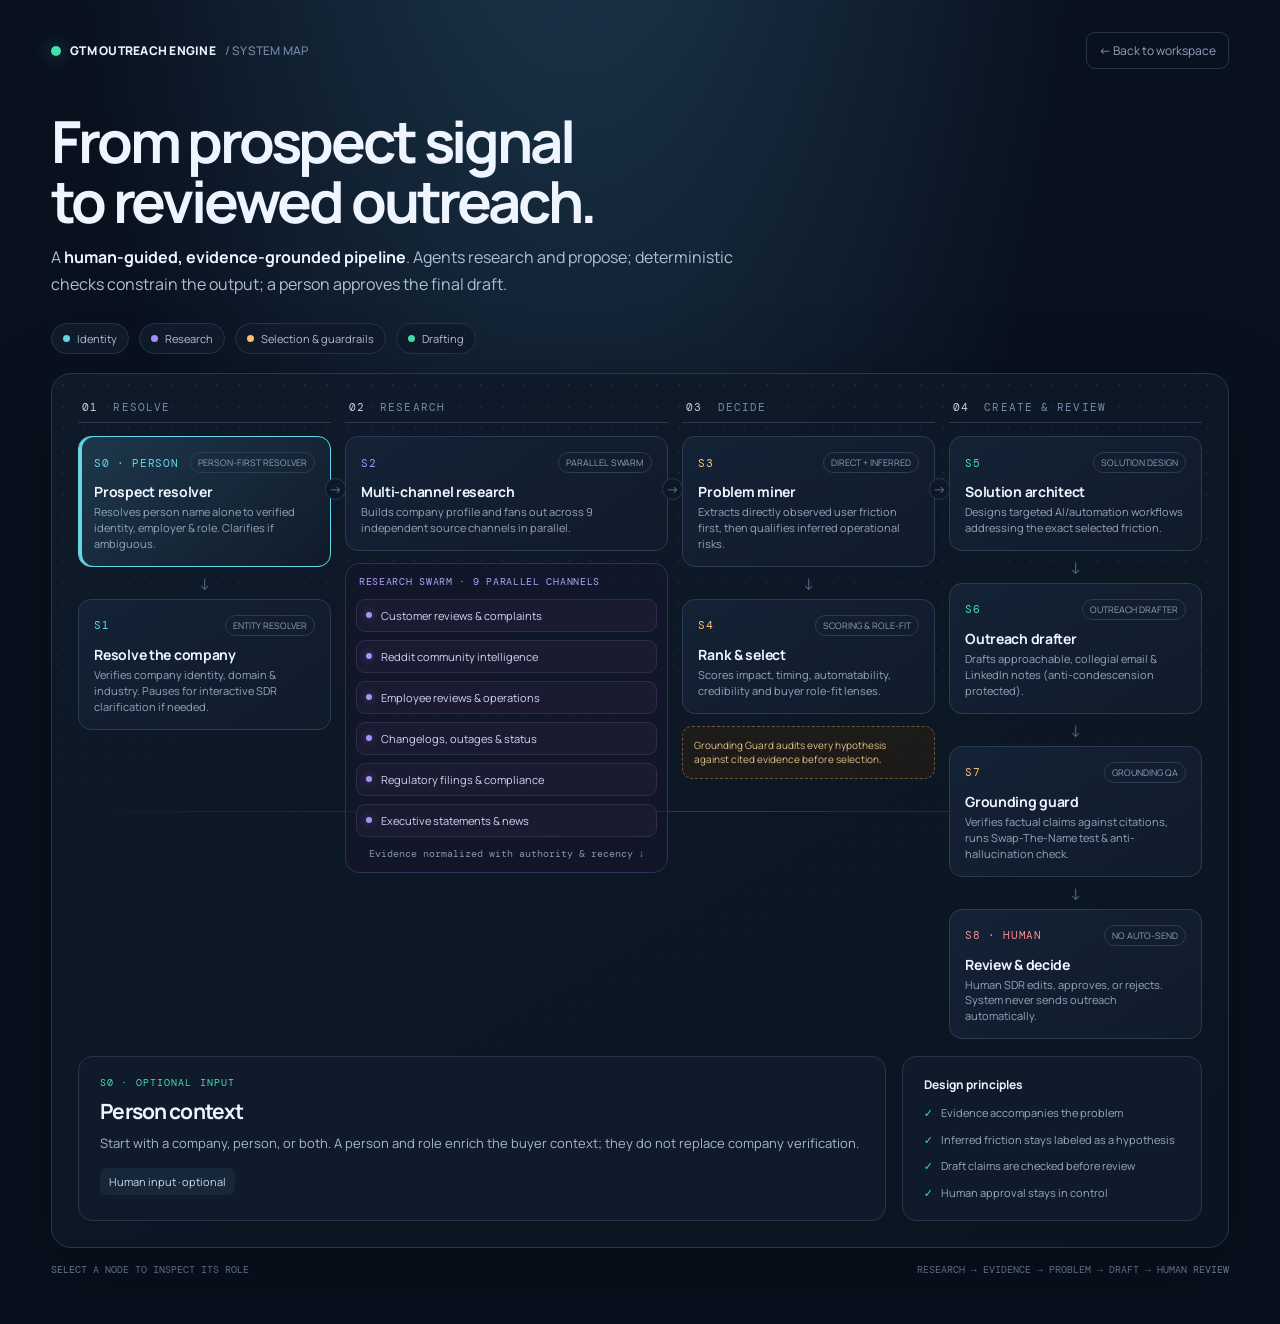
<file: app/web/agent-architecture.html>
<!doctype html>
<html lang="en">
<head>
  <meta charset="utf-8" />
  <meta name="viewport" content="width=device-width, initial-scale=1" />
  <meta name="theme-color" content="#09111f" />
  <title>GTM Outreach Agent System</title>
  <link rel="preconnect" href="https://fonts.googleapis.com" />
  <link rel="preconnect" href="https://fonts.gstatic.com" crossorigin />
  <link href="https://fonts.googleapis.com/css2?family=DM+Mono:wght@400;500&family=Manrope:wght@400;500;600;700;800&display=swap" rel="stylesheet" />
  <style>
    :root{color-scheme:dark;--bg:#09111f;--panel:#101b2b;--line:#25354b;--text:#eef5ff;--muted:#90a4bf;--cyan:#65d7e8;--mint:#44e0ad;--violet:#aa91ff;--amber:#ffc66e;--rose:#ff8794}
    *{box-sizing:border-box}body{margin:0;background:radial-gradient(ellipse at 45% -25%,#1e3b51 0,transparent 52%),var(--bg);color:var(--text);font-family:Manrope,system-ui,sans-serif;min-height:100vh}
    .page{max-width:1440px;margin:auto;padding:32px clamp(18px,4vw,56px) 48px}.top{display:flex;justify-content:space-between;align-items:center;gap:16px;color:var(--muted);font-size:12px;letter-spacing:.12em;text-transform:uppercase}.brand{display:flex;gap:9px;align-items:center;color:var(--text);font-weight:800;letter-spacing:.02em}.brand i{width:10px;height:10px;border-radius:50%;background:var(--mint);box-shadow:0 0 18px #44e0ad88}.top a{color:var(--muted);text-decoration:none;border:1px solid var(--line);padding:9px 12px;border-radius:9px;letter-spacing:0;text-transform:none}.top a:hover{color:var(--text);border-color:var(--cyan)}
    h1{font-size:clamp(32px,5vw,58px);line-height:1.04;letter-spacing:-.055em;margin:42px 0 12px;max-width:850px}.intro{color:#afc0d5;max-width:720px;line-height:1.7;margin:0}.intro b{color:var(--text);font-weight:700}.legend{display:flex;flex-wrap:wrap;gap:10px;margin:25px 0 19px}.legend span{display:inline-flex;align-items:center;gap:7px;background:#101b2b;border:1px solid var(--line);border-radius:999px;padding:7px 11px;color:#b5c4d8;font-size:11px}.dot{width:7px;height:7px;border-radius:50%;background:var(--cyan)}.dot.research{background:var(--violet)}.dot.decision{background:var(--amber)}.dot.output{background:var(--mint)}
    .map-shell{position:relative;overflow:hidden;border:1px solid #25364d;border-radius:20px;background:linear-gradient(150deg,#0f1b2aef,#0b1421f7);box-shadow:0 28px 90px #0005;padding:26px}.map-shell:before{content:"";position:absolute;inset:0;background-image:radial-gradient(#718ba51c 1px,transparent 1px);background-size:22px 22px;pointer-events:none;mask-image:linear-gradient(to bottom,black,transparent 95%)}
    .lane-heads,.flow{display:grid;grid-template-columns:1fr 1.28fr 1fr 1fr;gap:14px;position:relative;z-index:1}.lane-heads{margin-bottom:13px}.lane{color:#748ba8;font:11px 'DM Mono',monospace;letter-spacing:.1em;text-transform:uppercase;padding:0 4px 8px;border-bottom:1px solid #293a50}.lane em{font-style:normal;color:#c5d1df;margin-right:7px}.flow{align-items:stretch}.stack{display:flex;flex-direction:column;gap:12px;min-width:0}.node{position:relative;width:100%;text-align:left;color:var(--text);font:inherit;background:linear-gradient(145deg,#142236,#101b2a);border:1px solid #2a3c53;border-radius:13px;padding:15px 15px 14px;cursor:pointer;transition:transform .18s,border-color .18s,box-shadow .18s;min-height:96px;z-index:2}.node:hover,.node:focus-visible{transform:translateY(-2px);outline:0;border-color:var(--accent);box-shadow:0 10px 28px #0005,0 0 0 1px color-mix(in srgb,var(--accent) 30%,transparent)}.node.selected{border-color:var(--accent);background:linear-gradient(140deg,color-mix(in srgb,var(--accent) 12%,#142236),#101b2a);box-shadow:inset 3px 0 var(--accent)}.node .head{display:flex;justify-content:space-between;gap:8px;align-items:center}.code{font:11px 'DM Mono',monospace;color:var(--accent);letter-spacing:.06em}.status{font-size:9px;color:#8ba1ba;border:1px solid #2c3c51;border-radius:20px;padding:3px 7px;white-space:nowrap}.node strong{display:block;font-size:14px;margin:9px 0 3px;letter-spacing:-.02em}.node small{display:block;color:#92a6bf;font-size:11px;line-height:1.45}.person{--accent:var(--cyan)}.research-node{--accent:var(--violet)}.decision{--accent:var(--amber)}.output{--accent:var(--mint)}.human{--accent:var(--rose)}
    @media(min-width:981px){.stack{position:relative}.stack:not(:last-child):after{content:"→";position:absolute;right:-15px;top:42px;z-index:3;color:#647c98;background:#0d1725;border:1px solid #293b51;border-radius:20px;padding:1px 3px;font-size:13px}}
    .fanout{border:1px solid #332e53;border-radius:14px;padding:10px;display:flex;flex-direction:column;gap:8px;background:#15172b80}.fanout-label{font:10px 'DM Mono',monospace;color:#b2a0ff;text-transform:uppercase;letter-spacing:.07em;padding:1px 3px 3px}.mini{display:flex;align-items:center;gap:9px;border:1px solid #302c4b;border-radius:9px;padding:8px 9px;color:#d7d2f7;font-size:11px;background:#1a1a30}.mini i{width:6px;height:6px;background:var(--violet);border-radius:50%;box-shadow:0 0 9px #aa91ff77}.merge{font:10px 'DM Mono',monospace;color:#8295ae;text-align:center;padding:2px 0}.down{display:flex;align-items:center;justify-content:center;color:#536b87;font-size:16px;line-height:10px;height:8px}.feedback{border:1px dashed #665a39;background:#241e14aa;color:#dfbf87;border-radius:10px;padding:11px;font-size:10px;line-height:1.45}
    .detail{display:grid;grid-template-columns:minmax(0,1fr) 300px;gap:16px;margin-top:17px;position:relative;z-index:1}.detail-card,.principles{border:1px solid var(--line);background:#101b2bdc;border-radius:14px;padding:19px 21px}.eyebrow{font:10px 'DM Mono',monospace;color:var(--mint);letter-spacing:.11em;text-transform:uppercase}.detail h2{font-size:21px;letter-spacing:-.04em;margin:8px 0}.detail p{color:#a6b8ce;font-size:13px;line-height:1.65;margin:0;max-width:800px}.detail .responsibility{display:inline-flex;margin-top:13px;padding:6px 9px;border-radius:7px;background:#17273a;color:#cad8e8;font-size:11px}.principles h3{font-size:12px;margin:0 0 12px}.principles ul{list-style:none;padding:0;margin:0;display:grid;gap:10px}.principles li{font-size:11px;line-height:1.5;color:#96abc3;display:flex;gap:8px}.principles li:before{content:"✓";color:var(--mint);font-weight:bold}.foot{display:flex;justify-content:space-between;gap:14px;margin-top:15px;color:#70859f;font:10px 'DM Mono',monospace}.flowline{position:absolute;left:0;right:0;top:50%;height:1px;background:linear-gradient(90deg,transparent,#294159,transparent);z-index:0}
    @media(max-width:980px){.lane-heads,.flow{grid-template-columns:1fr 1fr}.lane-heads .lane:nth-child(n+3){display:none}.stack{margin-bottom:12px}.detail{grid-template-columns:1fr}.flow{gap:0 12px}}
    @media(max-width:560px){.page{padding:22px 14px 34px}.top{align-items:flex-start}.top a{font-size:10px}.map-shell{padding:16px 12px}.lane-heads{display:none}.flow{grid-template-columns:1fr}.stack{margin:0 0 12px}.stack:after{display:none!important}.stack:before{content:attr(data-lane);font:10px 'DM Mono',monospace;letter-spacing:.1em;text-transform:uppercase;color:#8499b3;padding:7px 2px}.node{min-height:auto}.detail-card,.principles{padding:16px}.foot{flex-direction:column}}
    @media(prefers-reduced-motion:reduce){*,*:before,*:after{transition:none!important;scroll-behavior:auto!important}}
  </style>
</head>
<body>
<main class="page">
  <div class="top"><div class="brand"><i></i> GTM Outreach Engine <span style="color:#748ba8;font-weight:500">/ SYSTEM MAP</span></div><a href="/">← Back to workspace</a></div>
  <h1>From prospect signal<br/>to reviewed outreach.</h1>
  <p class="intro">A <b>human-guided, evidence-grounded pipeline</b>. Agents research and propose; deterministic checks constrain the output; a person approves the final draft.</p>
  <div class="legend"><span><i class="dot"></i> Identity</span><span><i class="dot research"></i> Research</span><span><i class="dot decision"></i> Selection &amp; guardrails</span><span><i class="dot output"></i> Drafting</span></div>
  <section class="map-shell" aria-label="Interactive pipeline graph">
    <div class="lane-heads"><div class="lane"><em>01</em> Resolve</div><div class="lane"><em>02</em> Research</div><div class="lane"><em>03</em> Decide</div><div class="lane"><em>04</em> Create &amp; review</div></div>
    <div class="flowline"></div>
    <div class="flow">
      <div class="stack person" data-lane="01 · Resolve">
        <button class="node person selected" data-stage="s0"><span class="head"><span class="code">S0 · PERSON</span><span class="status">PERSON-FIRST RESOLVER</span></span><strong>Prospect resolver</strong><small>Resolves person name alone to verified identity, employer &amp; role. Clarifies if ambiguous.</small></button>
        <div class="down">↓</div>
        <button class="node person" data-stage="s1"><span class="head"><span class="code">S1</span><span class="status">ENTITY RESOLVER</span></span><strong>Resolve the company</strong><small>Verifies company identity, domain &amp; industry. Pauses for interactive SDR clarification if needed.</small></button>
      </div>
      <div class="stack research-node" data-lane="02 · Research">
        <button class="node research-node" data-stage="s2"><span class="head"><span class="code">S2</span><span class="status">PARALLEL SWARM</span></span><strong>Multi-channel research</strong><small>Builds company profile and fans out across 9 independent source channels in parallel.</small></button>
        <div class="fanout" aria-label="Research channels"><div class="fanout-label">Research swarm · 9 parallel channels</div><div class="mini"><i></i> Customer reviews &amp; complaints</div><div class="mini"><i></i> Reddit community intelligence</div><div class="mini"><i></i> Employee reviews &amp; operations</div><div class="mini"><i></i> Changelogs, outages &amp; status</div><div class="mini"><i></i> Regulatory filings &amp; compliance</div><div class="mini"><i></i> Executive statements &amp; news</div><div class="merge">Evidence normalized with authority &amp; recency ↓</div></div>
      </div>
      <div class="stack decision" data-lane="03 · Decide">
        <button class="node decision" data-stage="s3"><span class="head"><span class="code">S3</span><span class="status">DIRECT + INFERRED</span></span><strong>Problem miner</strong><small>Extracts directly observed user friction first, then qualifies inferred operational risks.</small></button>
        <div class="down">↓</div>
        <button class="node decision" data-stage="s4"><span class="head"><span class="code">S4</span><span class="status">SCORING &amp; ROLE-FIT</span></span><strong>Rank &amp; select</strong><small>Scores impact, timing, automatability, credibility and buyer role-fit lenses.</small></button>
        <div class="feedback">Grounding Guard audits every hypothesis against cited evidence before selection.</div>
      </div>
      <div class="stack output" data-lane="04 · Create & review">
        <button class="node output" data-stage="s5"><span class="head"><span class="code">S5</span><span class="status">SOLUTION DESIGN</span></span><strong>Solution architect</strong><small>Designs targeted AI/automation workflows addressing the exact selected friction.</small></button>
        <div class="down">↓</div>
        <button class="node output" data-stage="s6"><span class="head"><span class="code">S6</span><span class="status">OUTREACH DRAFTER</span></span><strong>Outreach drafter</strong><small>Drafts approachable, collegial email &amp; LinkedIn notes (anti-condescension protected).</small></button>
        <div class="down">↓</div>
        <button class="node decision" data-stage="s7"><span class="head"><span class="code">S7</span><span class="status">GROUNDING QA</span></span><strong>Grounding guard</strong><small>Verifies factual claims against citations, runs Swap-The-Name test &amp; anti-hallucination check.</small></button>
        <div class="down">↓</div>
        <button class="node human" data-stage="s8"><span class="head"><span class="code">S8 · HUMAN</span><span class="status">NO AUTO-SEND</span></span><strong>Review &amp; decide</strong><small>Human SDR edits, approves, or rejects. System never sends outreach automatically.</small></button>
      </div>
    </div>
    <div class="detail" aria-live="polite"><div class="detail-card"><div class="eyebrow" id="detail-code">S0 · Optional input</div><h2 id="detail-title">Person context</h2><p id="detail-copy">Start with a company, person, or both. A person and role enrich the buyer context; they do not replace company verification.</p><span class="responsibility" id="detail-owner">Human input · optional</span></div><aside class="principles"><h3>Design principles</h3><ul><li>Evidence accompanies the problem</li><li>Inferred friction stays labeled as a hypothesis</li><li>Draft claims are checked before review</li><li>Human approval stays in control</li></ul></aside></div>
  </section>
  <div class="foot"><span>SELECT A NODE TO INSPECT ITS ROLE</span><span>RESEARCH → EVIDENCE → PROBLEM → DRAFT → HUMAN REVIEW</span></div>
</main>
<script>
const stages={
 s0:{code:'S0 · Prospect resolution',title:'Prospect resolver',owner:'Autonomous person-first agent + clarification gate',copy:'Start with a person name alone (e.g. Drishti Pandita or Immad Akhund). The resolver explores public footprints, maps the employer and role, computes an ambiguity score, and prompts for interactive SDR clarification if multiple candidates collide.'},
 s1:{code:'S1 · Entity resolution',title:'Resolve the company',owner:'Resolution agent + collision detector',copy:'Verifies company identity, web domain, industry and HQ. Resolves collisions (such as Mercury in banking vs. courier vs. chemistry) and pauses for SDR confirmation when confidence is low.'},
 s2:{code:'S2 · Research swarm',title:'Multi-channel research fan-out',owner:'Profile builder + parallel specialist researchers',copy:'Builds structured company profile, then deploys parallel researchers across 9 distinct lanes: customer reviews, Reddit communities, employee reviews, changelogs, outages, regulatory filings, news and executive voice. Each candidate evidence item is scored for authority and temporal recency.'},
 s3:{code:'S3 · Problem miner',title:'Direct & inferred problem discovery',owner:'Direct miner + inference engine + grounding guard',copy:'Mines directly observed user/customer friction first (Tier 1 explicit complaints, delays, UI friction), then synthesizes operational scaling risks from observable indicators (Tier 2). Every candidate problem undergoes rigorous Grounding Guard verification against cited source IDs.'},
 s4:{code:'S4 · Scoring & role-fit',title:'Rank & select opportunity',owner:'Multi-factor composite scoring engine',copy:'Ranks candidate problems using evidence strength (30%), business impact (25%), automatability (20%), timeliness (15%) and credibility (10%), modified by buyer role-fit multipliers for the recipient lens (Product, Operations, Finance, CX).'},
 s5:{code:'S5 · Solution design',title:'Shape the workflow architecture',owner:'Solution architect agent',copy:'Designs an implementable, human-in-the-loop automation workflow tailored to the winning problem and the seller capability. Specifies key steps, systems touched, and human checkpoint gates.'},
 s6:{code:'S6 · Outreach drafting',title:'Write the outreach',owner:'Approachability & drafting agent',copy:'Generates personalized cold email, subject line variants, and LinkedIn connection note. Enforces professional, warm, collegial tone with strict anti-condescension guardrails (banning "as a leader..." or patronizing tropes).'},
 s7:{code:'S7 · Grounding QA',title:'Audit claims & Swap-The-Name test',owner:'Grounding guard + deterministic validator',copy:'Inspects every factual claim and citation in the draft, verifies company and recipient references, and performs the automated Swap-The-Name test to ensure the copy is 100% specific to the target.'},
 s8:{code:'S8 · Human review',title:'Review, edit or reject',owner:'Human decision · no automatic send',copy:'Presents the completed evidence trail, opportunity score breakdown, architecture, and drafts for human inspection. The SDR reviewer can edit, approve, or reject; outreach is never auto-sent.'}
};
const buttons=[...document.querySelectorAll('[data-stage]')];
function selectStage(id){const s=stages[id];if(!s)return;buttons.forEach(b=>{const active=b.dataset.stage===id;b.classList.toggle('selected',active);b.setAttribute('aria-pressed',String(active))});document.getElementById('detail-code').textContent=s.code;document.getElementById('detail-title').textContent=s.title;document.getElementById('detail-owner').textContent=s.owner;document.getElementById('detail-copy').textContent=s.copy}
buttons.forEach(b=>{b.setAttribute('aria-pressed',String(b.dataset.stage==='s0'));b.addEventListener('click',()=>selectStage(b.dataset.stage))});
</script>
</body>
</html>
</file>
